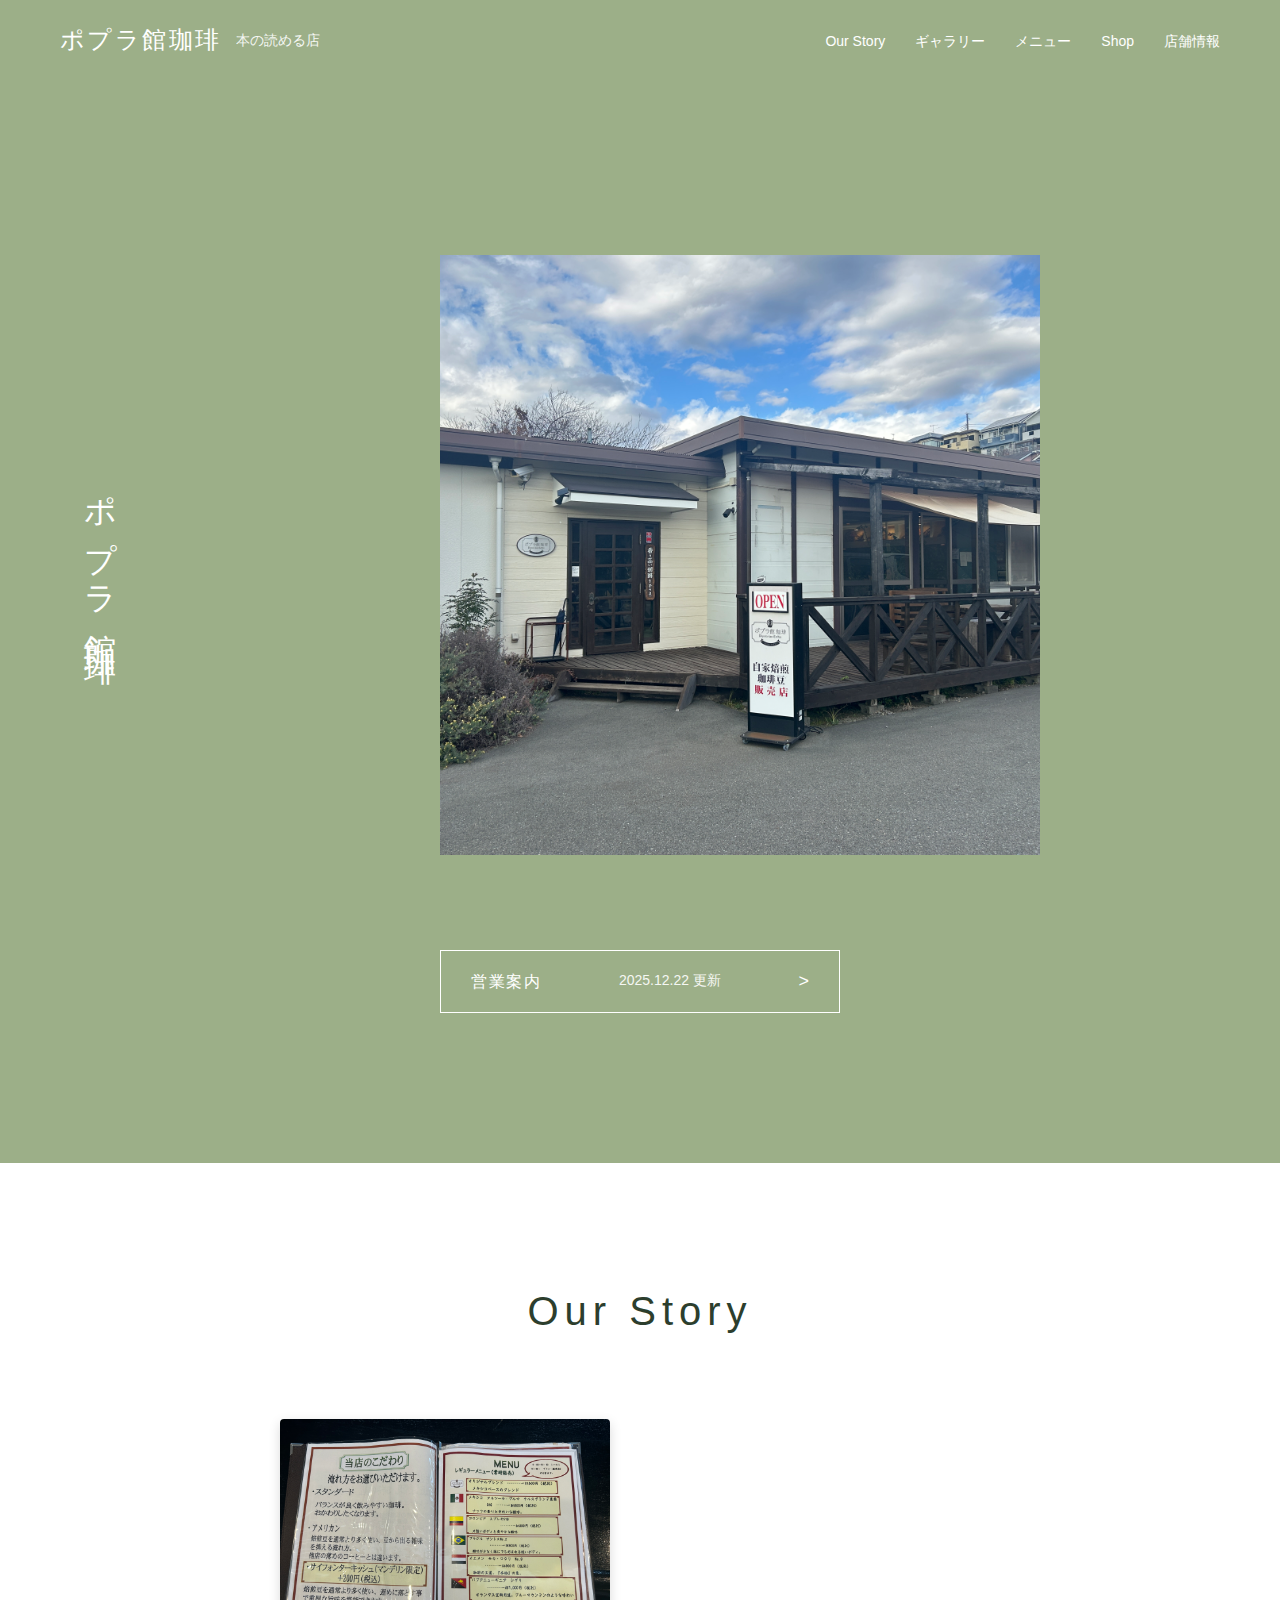
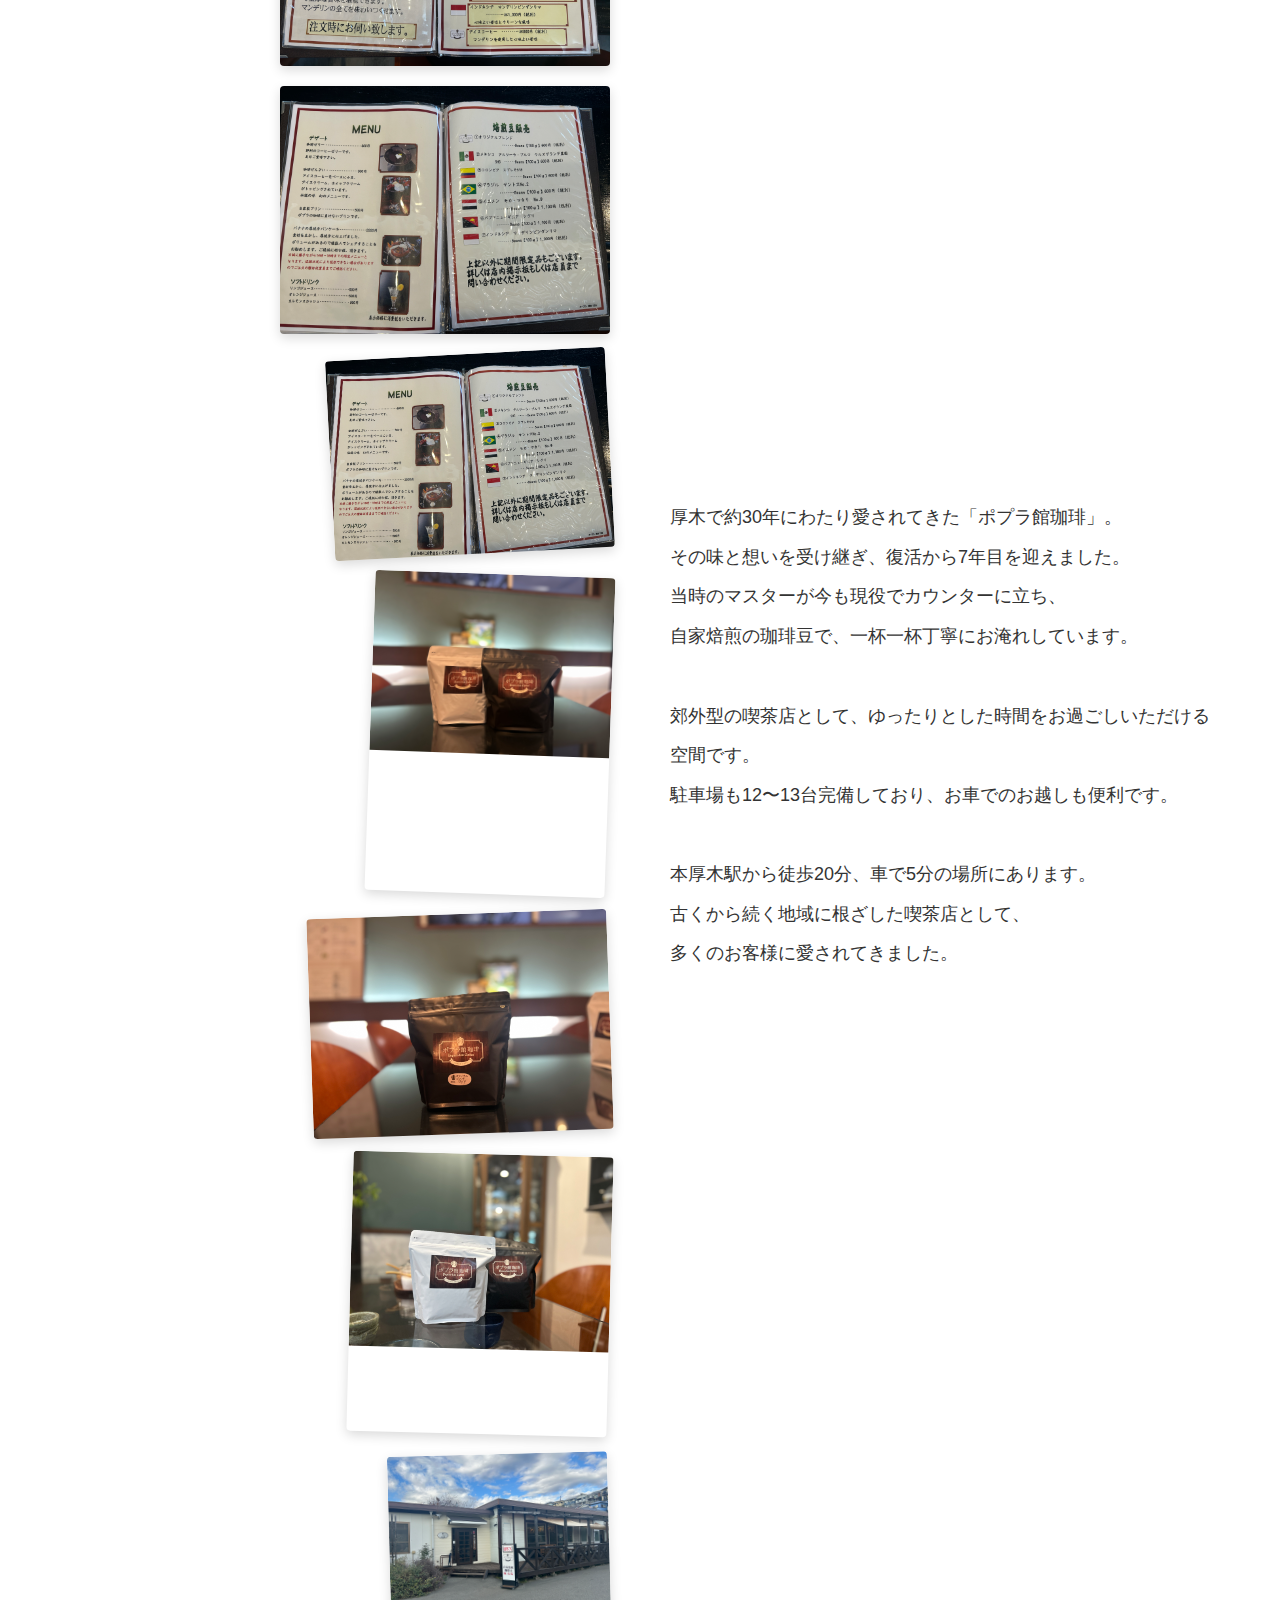
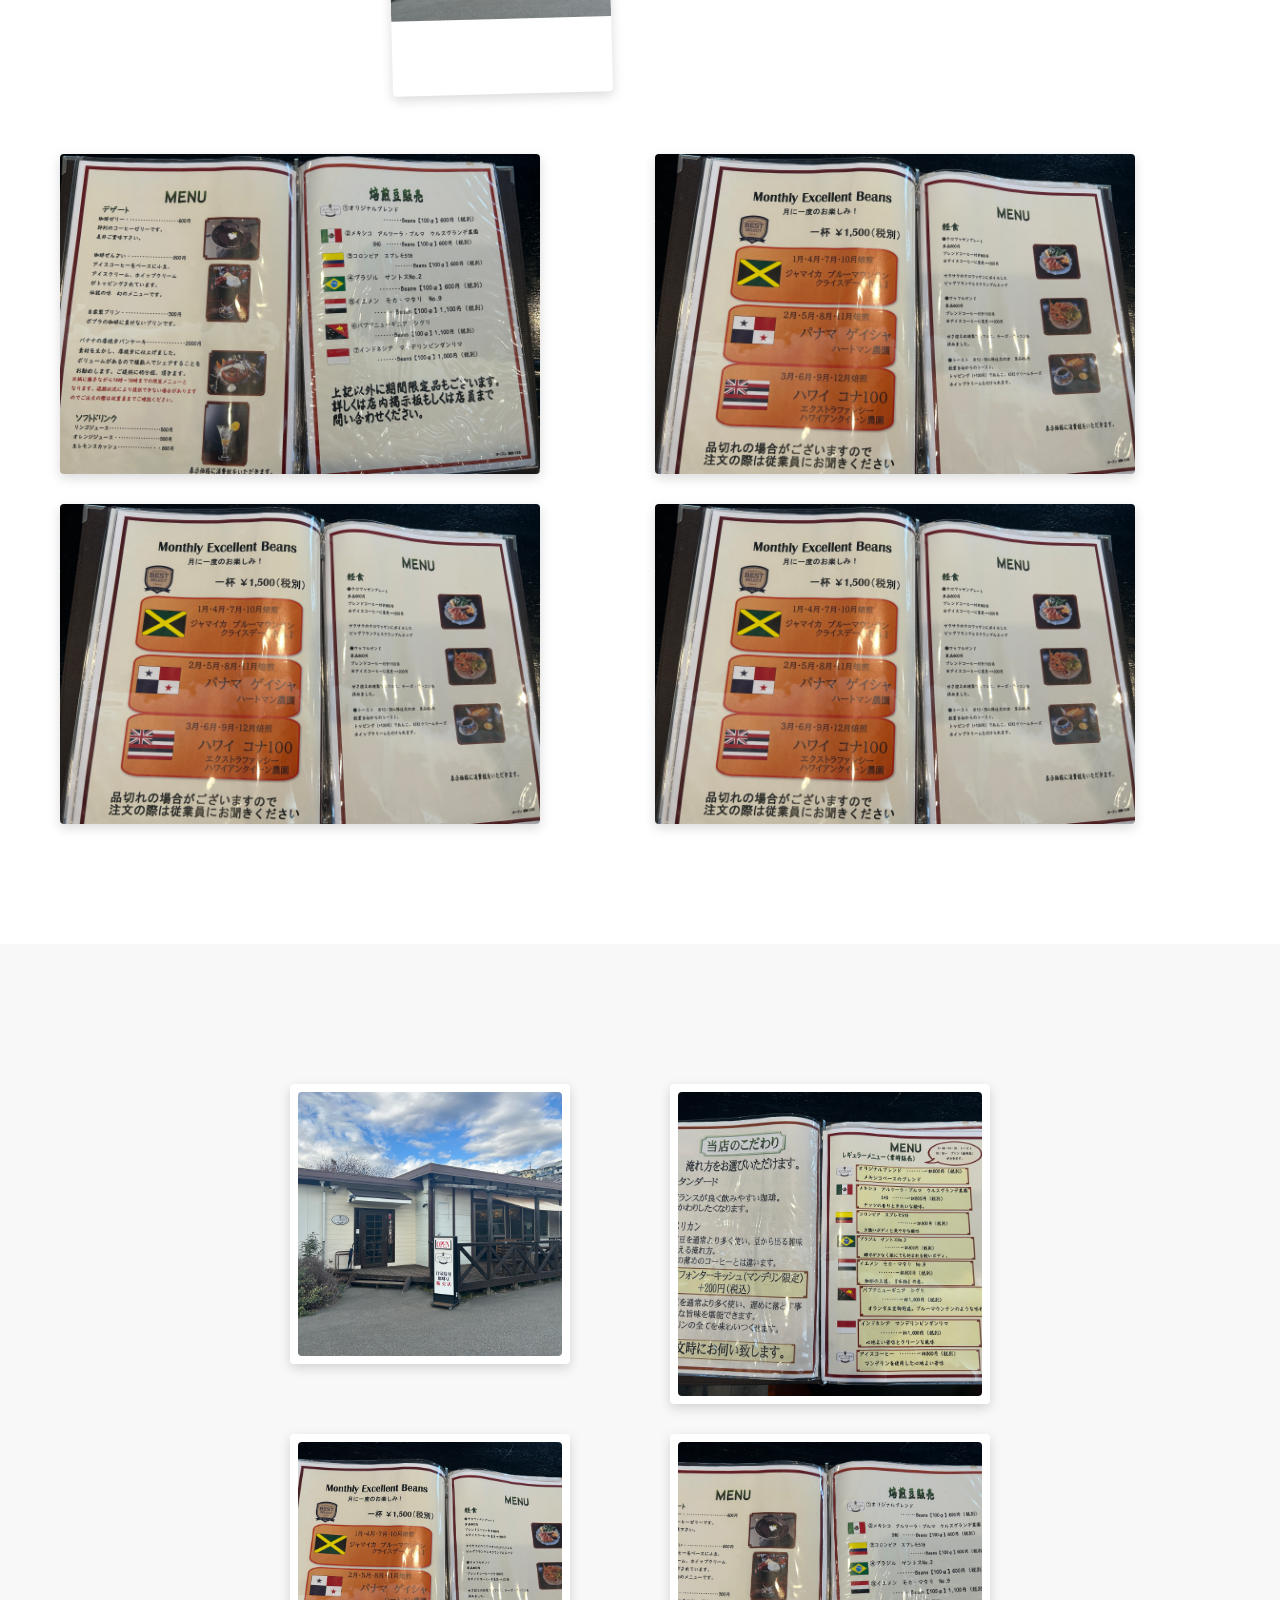
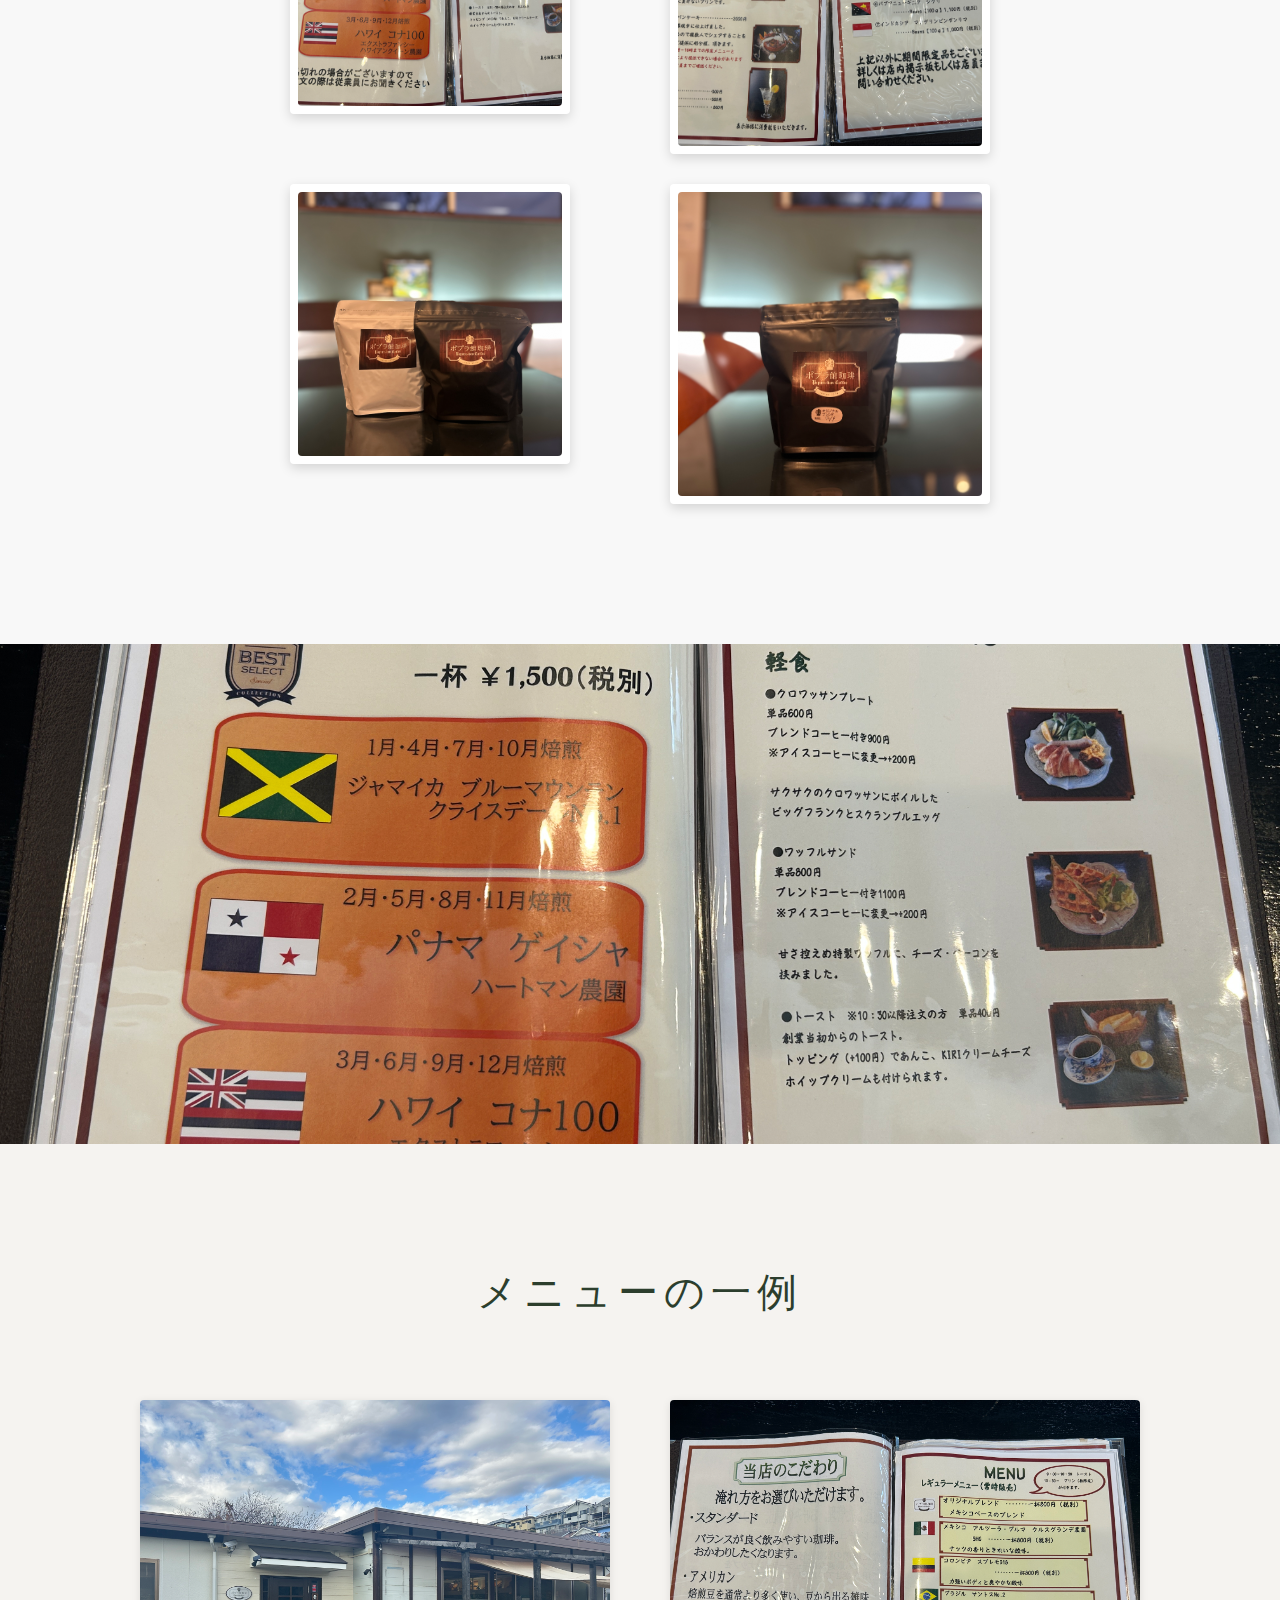
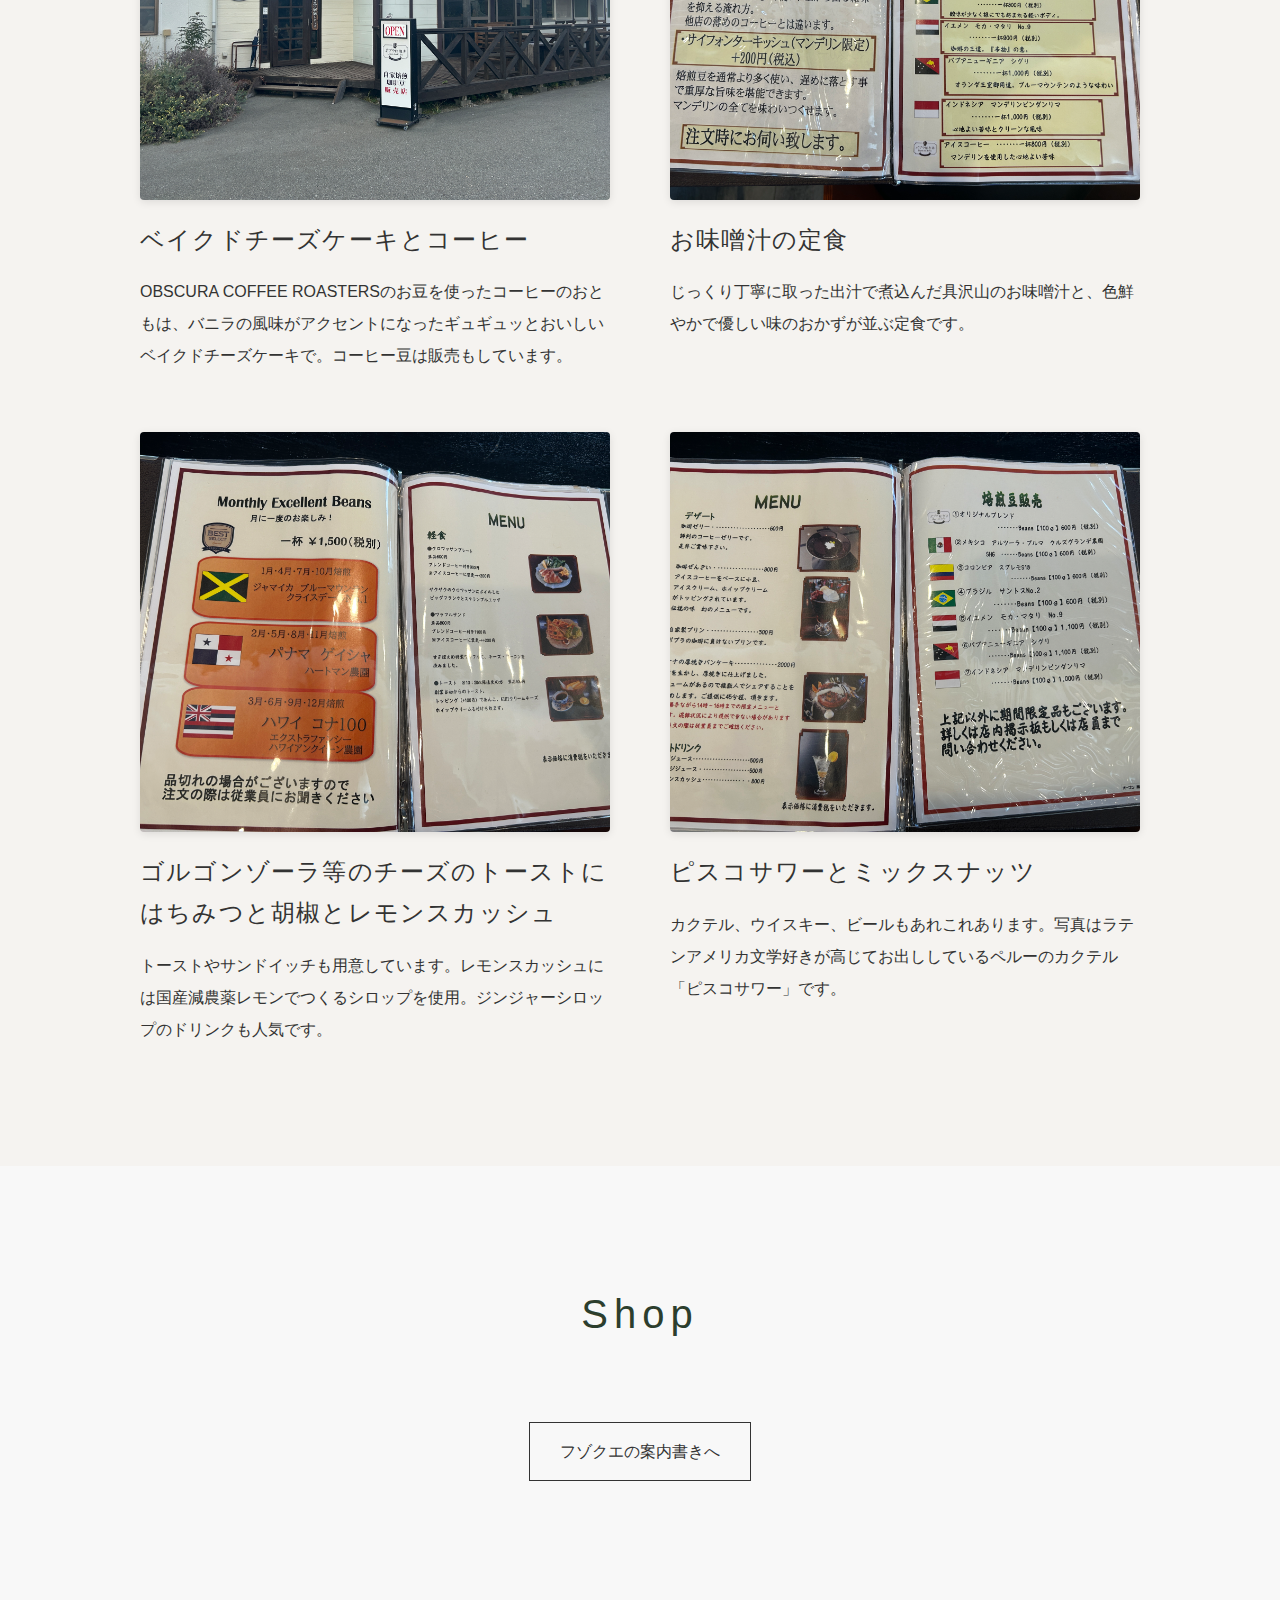
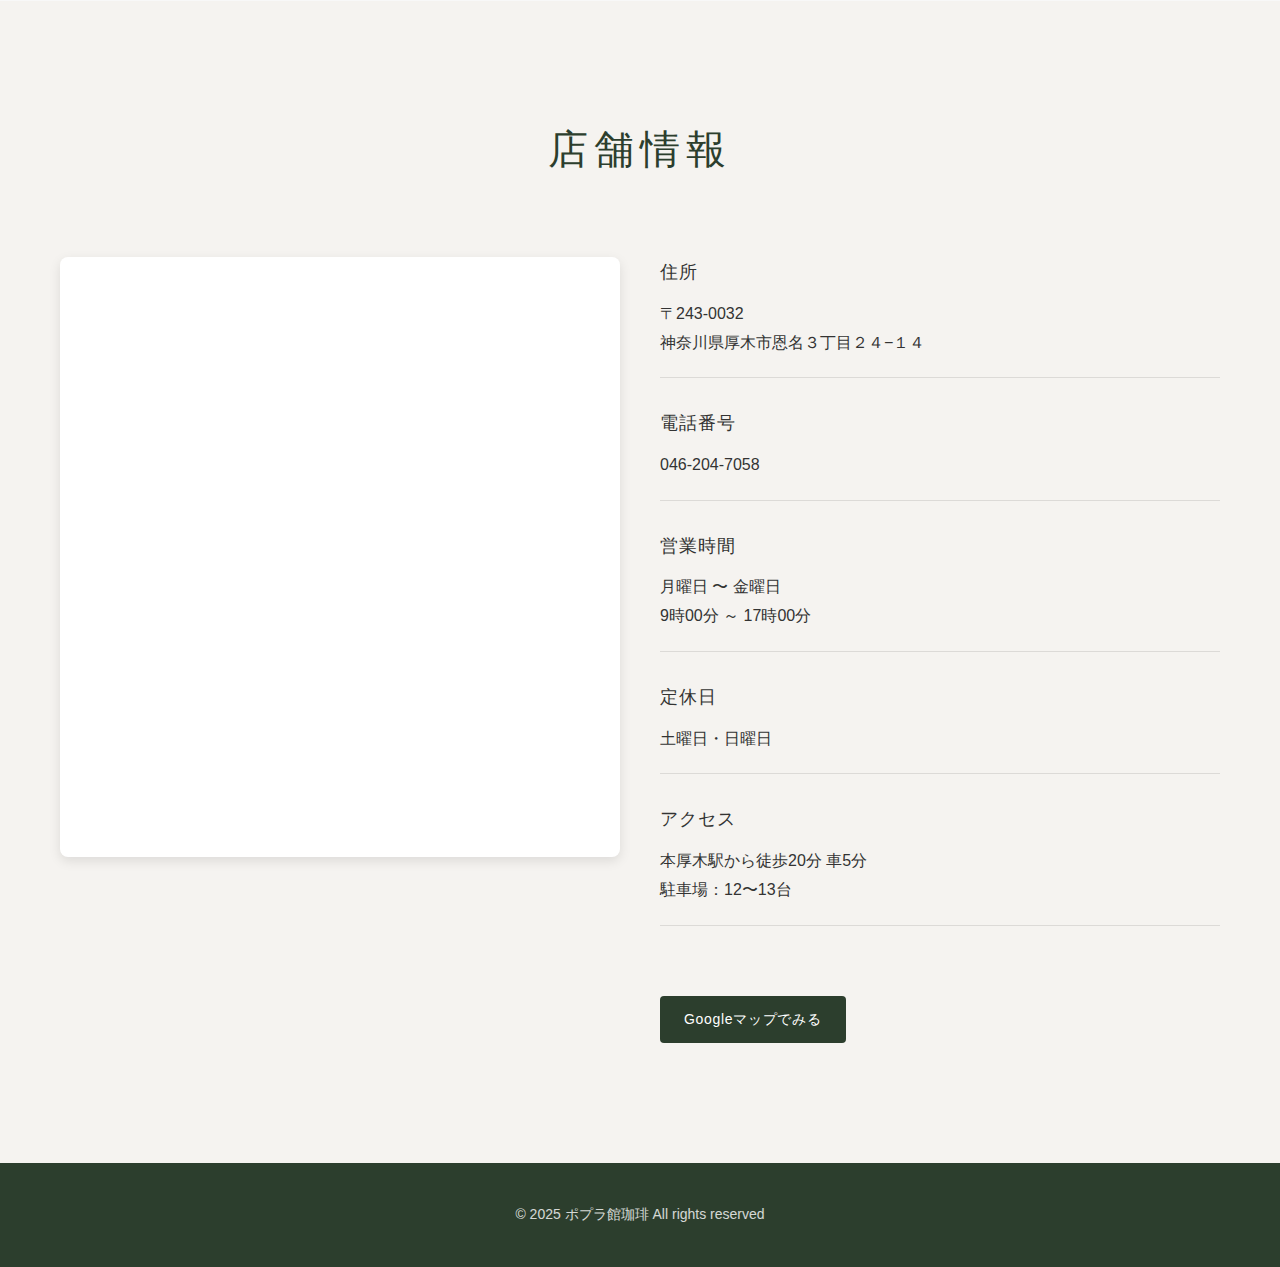
<file: index.html>
<!DOCTYPE html>
<html lang="ja">
<head>
    <meta charset="UTF-8">
    <meta name="viewport" content="width=device-width, initial-scale=1.0">
    <title>ポプラ館珈琲</title>
    <link rel="stylesheet" href="styles.css">
</head>
<body>
    <header class="header">
        <nav class="nav">
            <div class="nav-container">
                <div class="logo-group">
                    <h1 class="logo">ポプラ館珈琲</h1>
                    <span class="logo-subtitle">本の読める店</span>
                </div>
                <button class="menu-toggle" id="menuToggle" aria-label="メニュー">
                    <span></span>
                    <span></span>
                    <span></span>
                </button>
                <ul class="nav-menu" id="navMenu">
                    <li><a href="#story">Our Story</a></li>
                    <li><a href="#gallery">ギャラリー</a></li>
                    <li><a href="#menu">メニュー</a></li>
                    <li><a href="#shop">Shop</a></li>
                    <li><a href="#info">店舗情報</a></li>
                </ul>
            </div>
        </nav>
    </header>

    <main>
        <!-- Hero Section -->
        <section class="hero">
            <div class="hero-container">
                <div class="hero-side-text">
                    <h2 class="hero-title-vertical">ポプラ館珈琲</h2>
                </div>
                <div class="hero-images">
                    <div class="hero-image active" style="background-image: url('images/store-photo.JPG');"></div>
                    <div class="hero-image" style="background-image: url('images/menu1.JPG');"></div>
                    <div class="hero-image" style="background-image: url('images/menu2.JPG');"></div>
                </div>
            </div>
            <div class="hero-bottom">
                <a href="#info" class="hero-info-button">
                    <span class="info-text">営業案内</span>
                    <span class="info-date">2025.12.22 更新</span>
                    <span class="info-arrow">></span>
                </a>
            </div>
        </section>

        <!-- Our Story Section -->
        <section id="story" class="story-section">
            <div class="container">
                <h2 class="section-title">Our Story</h2>
                <div class="story-wrapper">
                    <div class="story-images" id="storyImages">
                        <div class="story-image-item">
                            <img src="images/menu1.JPG" alt="ポプラ館珈琲 1">
                        </div>
                        <div class="story-image-item">
                            <img src="images/menu2.JPG" alt="ポプラ館珈琲 2">
                        </div>
                    </div>
                    <div class="story-content">
                        <p class="story-text">
                            厚木で約30年にわたり愛されてきた「ポプラ館珈琲」。<br>
                            その味と想いを受け継ぎ、復活から7年目を迎えました。<br>
                            当時のマスターが今も現役でカウンターに立ち、<br>
                            自家焙煎の珈琲豆で、一杯一杯丁寧にお淹れしています。
                        </p>
                        <p class="story-text">
                            郊外型の喫茶店として、ゆったりとした時間をお過ごしいただける空間です。<br>
                            駐車場も12〜13台完備しており、お車でのお越しも便利です。
                        </p>
                        <p class="story-text">
                            本厚木駅から徒歩20分、車で5分の場所にあります。<br>
                            古くから続く地域に根ざした喫茶店として、<br>
                            多くのお客様に愛されてきました。
                        </p>
                    </div>
                </div>
                <div class="story-images-bottom">
                    <div class="story-image-item-bottom">
                        <img src="images/menu2.JPG" alt="ポプラ館珈琲 2">
                    </div>
                    <div class="story-image-item-bottom">
                        <img src="images/menu3.JPG" alt="ポプラ館珈琲 3">
                    </div>
                    <div class="story-image-item-bottom">
                        <img src="images/menu3.JPG" alt="ポプラ館珈琲 3">
                    </div>
                    <div class="story-image-item-bottom">
                        <img src="images/menu3.JPG" alt="ポプラ館珈琲 3">
                    </div>
                </div>
                </div>
            </div>
        </section>

        <!-- Photo Gallery Section -->
        <section id="gallery" class="gallery-section">
            <div class="container">
                <div class="gallery-grid" id="galleryGrid">
                    <!-- 写真はJavaScriptで動的に生成 -->
                </div>
            </div>
        </section>

        <!-- Full Width Image Section -->
        <section class="full-width-image-section">
            <div class="full-width-image" style="background-image: url('images/menu3.JPG');">
                <!-- 画像は背景として表示 -->
            </div>
        </section>

        <!-- Menu Section -->
        <section id="menu" class="menu-section">
            <div class="container">
                <h2 class="section-title">メニューの一例</h2>
                <div class="menu-grid" id="menuGrid">
                    <!-- メニューアイテムはJavaScriptで動的に生成 -->
                </div>
            </div>
        </section>

        <!-- Shop Section -->
        <section id="shop" class="shop-section">
            <div class="container">
                <h2 class="section-title">Shop</h2>
                <div class="shop-content">
                    <!-- <p class="shop-text">厚木で約30年にわたり愛されてきた「ポプラ館珈琲」。
                        その味と想いを受け継ぎ、復活から7年目を迎えました。
                        当時のマスターが今も現役でカウンターに立ち、自家焙煎の珈琲豆で、一杯一杯丁寧にお淹れしています。</p> -->
                    <a href="#" class="shop-link">フゾクエの案内書きへ</a>
                </div>
            </div>
        </section>

        <!-- Store Info Section -->
        <section id="info" class="info-section">
            <div class="container">
                <h2 class="section-title">店舗情報</h2>
                
                <div class="info-wrapper">
                    <div class="map-container">
                    <iframe 
                        src="https://www.google.com/maps/embed?pb=!1m18!1m12!1m3!1d3247.123456789!2d139.3456789!3d35.4567890!2m3!1f0!2f0!3f0!3m2!1i1024!2i768!4f13.1!3m3!1m2!1s0x0%3A0x0!2zMzXCsDI3JzI0LjQiTiAxMznCsDIwJzQ0LjQiRQ!5e0!3m2!1sja!2sjp!4v1234567890123!5m2!1sja!2sjp" 
                        width="100%" 
                        height="100%" 
                        style="border:0;" 
                        allowfullscreen="" 
                        loading="lazy" 
                        referrerpolicy="no-referrer-when-downgrade">
                    </iframe>
                    </div>

                    <div class="info-content">
                        <div class="info-item">
                            <h3>住所</h3>
                            <p>〒243-0032<br>神奈川県厚木市恩名３丁目２４−１４</p>
                        </div>

                        <div class="info-item">
                            <h3>電話番号</h3>
                            <p>046-204-7058</p>
                        </div>

                        <div class="info-item">
                            <h3>営業時間</h3>
                            <p>月曜日 〜 金曜日<br>9時00分 ～ 17時00分</p>
                        </div>

                        <div class="info-item">
                            <h3>定休日</h3>
                            <p>土曜日・日曜日</p>
                        </div>

                        <div class="info-item">
                            <h3>アクセス</h3>
                            <p>
                                本厚木駅から徒歩20分 車5分<br>
                                駐車場：12〜13台
                            </p>
                        </div>

                        <div class="info-actions">
                            <a href="https://www.google.com/maps/search/?api=1&query=神奈川県厚木市恩名３丁目２４−１４" target="_blank" class="info-button">
                                Googleマップでみる
                            </a>
                        </div>
                    </div>
                </div>
            </div>
        </section>
    </main>

    <footer class="footer">
        <div class="container">
            <p>&copy; 2025 ポプラ館珈琲 All rights reserved</p>
        </div>
    </footer>

    <script src="script.js"></script>
</body>
</html>
</file>
<file: styles.css>
* {
    margin: 0;
    padding: 0;
    box-sizing: border-box;
}

:root {
    --primary-color: #2c3e2d;
    --secondary-color: #8b6f47;
    --text-color: #333;
    --bg-color: #fafafa;
    --white: #ffffff;
    --light-gray: #f8f8f8;
    --border-color: #e0e0e0;
    --poplar-green: #4a6b4d;
    --sage-green: #9caf88;
}

body {
    font-family: -apple-system, BlinkMacSystemFont, "Segoe UI", "Hiragino Kaku Gothic ProN", "Hiragino Sans", Meiryo, sans-serif;
    color: var(--text-color);
    background-color: var(--bg-color);
    line-height: 1.7;
}

.container {
    max-width: 1200px;
    margin: 0 auto;
    padding: 0 20px;
}

/* Header */
.header {
    position: fixed;
    top: 0;
    left: 0;
    right: 0;
    background-color: var(--sage-green);
    z-index: 1000;
}

.nav-container {
    max-width: 1200px;
    margin: 0 auto;
    padding: 20px;
    display: flex;
    justify-content: space-between;
    align-items: center;
}

.logo-group {
    display: flex;
    align-items: center;
    gap: 15px;
}

.logo {
    font-size: 24px;
    font-weight: 400;
    color: var(--white);
    letter-spacing: 0.1em;
    margin: 0;
}

.logo-subtitle {
    font-size: 14px;
    font-weight: 300;
    color: var(--white);
    opacity: 0.9;
}

.nav-menu {
    display: flex;
    list-style: none;
    gap: 30px;
}

.nav-menu a {
    text-decoration: none;
    color: var(--white);
    font-size: 14px;
    transition: opacity 0.3s;
}

.nav-menu a:hover {
    opacity: 0.8;
}

/* Mobile Menu Toggle */
.menu-toggle {
    display: none;
    flex-direction: column;
    gap: 5px;
    background: none;
    border: none;
    cursor: pointer;
    padding: 5px;
}

.menu-toggle span {
    display: block;
    width: 25px;
    height: 2px;
    background-color: var(--white);
    transition: all 0.3s;
}

.menu-toggle.active span:nth-child(1) {
    transform: rotate(45deg) translate(7px, 7px);
}

.menu-toggle.active span:nth-child(2) {
    opacity: 0;
}

.menu-toggle.active span:nth-child(3) {
    transform: rotate(-45deg) translate(7px, -7px);
}

/* Hero Section */
.hero {
    position: relative;
    width: 100%;
    min-height: 100vh;
    display: flex;
    flex-direction: column;
    margin-top: 70px;
    background-color: var(--sage-green);
}

.hero-container {
    display: flex;
    flex: 1;
    min-height: calc(100vh - 70px - 100px);
}

.hero-side-text {
    background-color: var(--sage-green);
    padding: 60px 40px;
    display: flex;
    align-items: center;
    justify-content: center;
    min-width: 200px;
    writing-mode: vertical-rl;
    text-orientation: upright;
}

.hero-title-vertical {
    font-size: 32px;
    font-weight: 300;
    letter-spacing: 0.3em;
    color: var(--white);
    margin: 0;
    line-height: 1.8;
}

.hero-images {
    position: relative;
    flex: 1;
    min-height: 100%;
    background-color: var(--sage-green);
    display: flex;
    align-items: center;
    justify-content: center;
    padding: 40px;
}

.hero-image {
    position: absolute;
    width: 600px;
    height: 600px;
    max-width: 90%;
    max-height: 90%;
    background-size: cover;
    background-position: center;
    opacity: 0;
    transition: opacity 2s ease-in-out;
    border-radius: 0;
}

.hero-image.active {
    opacity: 1;
}

.hero-bottom {
    background-color: var(--sage-green);
    padding: 30px 40px;
    display: flex;
    justify-content: center;
    align-items: center;
    min-height: 100px;
}

.hero-info-button {
    display: flex;
    align-items: center;
    justify-content: space-between;
    padding: 15px 30px;
    border: 1px solid var(--white);
    color: var(--white);
    text-decoration: none;
    transition: all 0.3s ease;
    min-width: 400px;
    background-color: transparent;
}

.hero-info-button:hover {
    background-color: rgba(255, 255, 255, 0.1);
    transform: translateY(-2px);
}

.info-text {
    font-size: 16px;
    font-weight: 300;
    letter-spacing: 0.1em;
}

.info-date {
    font-size: 14px;
    font-weight: 300;
    opacity: 0.9;
}

.info-arrow {
    font-size: 18px;
    font-weight: 300;
}

/* Section Styles */
section {
    padding: 120px 0;
}

.section-title {
    font-size: 40px;
    font-weight: 300;
    text-align: center;
    margin-bottom: 80px;
    letter-spacing: 0.15em;
    color: var(--primary-color);
    line-height: 1.4;
}

.section-subtitle {
    text-align: center;
    margin-bottom: 40px;
    color: #666;
    font-size: 16px;
}

/* Story Section */
.story-section {
    background-color: var(--white);
}

.story-wrapper {
    display: grid;
    grid-template-columns: 1fr 1fr;
    gap: 60px;
    align-items: center;
    max-width: 1200px;
    margin: 0 auto;
}

.story-content {
    text-align: left;
}

.story-text {
    font-size: 18px;
    line-height: 2.2;
    margin-bottom: 40px;
    color: var(--text-color);
    font-weight: 300;
}

.story-images {
    display: flex;
    flex-direction: column;
    align-items: flex-end;
    justify-content: center;
    gap: 20px;
    width: 60%;
    margin-left: auto;
}

.story-image-item {
    border-radius: 4px;
    overflow: hidden;
    box-shadow: 0 4px 12px rgba(0, 0, 0, 0.15);
    transition: transform 0.3s ease;
    max-width: 480px;
    max-height: 320px;
}

.story-image-item:hover {
    transform: scale(1.02);
}

.story-image-item img {
    width: 100%;
    height: auto;
    max-width: 480px;
    max-height: 320px;
    object-fit: cover;
    display: block;
}

.story-images-bottom {
    display: grid;
    grid-template-columns: repeat(2, 1fr);
    gap: 30px;
    margin-top: 60px;
    max-width: 1200px;
    margin-left: auto;
    margin-right: auto;
}

.story-image-item-bottom {
    border-radius: 4px;
    overflow: hidden;
    box-shadow: 0 4px 12px rgba(0, 0, 0, 0.15);
    transition: transform 0.3s ease;
    max-width: 480px;
    max-height: 320px;
}

.story-image-item-bottom:hover {
    transform: scale(1.02);
}

.story-image-item-bottom img {
    width: 100%;
    height: auto;
    max-width: 480px;
    max-height: 320px;
    object-fit: cover;
    display: block;
}

/* Gallery Section */
.gallery-section {
    background-color: var(--light-gray);
}

.gallery-grid {
    display: grid;
    grid-template-columns: repeat(2, 1fr);
    gap: 30px;
    margin-top: 0;
    padding: 20px 0;
    max-width: 700px;
    margin-left: auto;
    margin-right: auto;
}

.gallery-item {
    position: relative;
    overflow: visible;
    border-radius: 4px;
    box-shadow: 0 4px 12px rgba(0, 0, 0, 0.15);
    transition: transform 0.4s ease, box-shadow 0.4s ease, z-index 0.3s ease;
    aspect-ratio: 1 / 1;
    background-color: var(--white);
    padding: 8px;
}

.gallery-item.left-column {
    max-width: 280px;
    margin-right: auto;
    margin-left: 0;
}

.gallery-item.right-column {
    max-width: 320px;
    margin-left: auto;
    margin-right: 0;
}

.gallery-item:hover {
    transform: translateY(-10px);
    box-shadow: 0 8px 20px rgba(0, 0, 0, 0.2);
    z-index: 10;
}

.gallery-item img {
    width: 100%;
    height: 100%;
    object-fit: cover;
    display: block;
    border-radius: 4px;
}

/* Full Width Image Section */
.full-width-image-section {
    width: 100%;
    padding: 0;
    margin: 0;
}

.full-width-image {
    width: 100%;
    height: 500px;
    background-size: cover;
    background-position: center;
    background-repeat: no-repeat;
}

/* Menu Section */
.menu-section {
    background-color: #f5f3f0;
}

.menu-grid {
    display: grid;
    grid-template-columns: repeat(2, 1fr);
    gap: 60px;
    margin-top: 40px;
    max-width: 1000px;
    margin-left: auto;
    margin-right: auto;
}

.menu-item {
    background-color: transparent;
    border-radius: 0;
    overflow: visible;
    box-shadow: none;
    transition: transform 0.3s ease;
    display: flex;
    flex-direction: column;
}

.menu-item:hover {
    transform: translateY(-5px);
}

.menu-item-image {
    width: 100%;
    height: 400px;
    object-fit: cover;
    border-radius: 4px;
    margin-bottom: 20px;
    box-shadow: 0 2px 8px rgba(0, 0, 0, 0.1);
}

.menu-item-content {
    padding: 0;
    text-align: left;
}

.menu-item-title {
    font-size: 24px;
    font-weight: 400;
    margin-bottom: 16px;
    color: var(--text-color);
    letter-spacing: 0.05em;
}

.menu-item-description {
    font-size: 16px;
    color: var(--text-color);
    line-height: 2;
    font-weight: 300;
}

.menu-item-price {
    font-size: 18px;
    font-weight: 400;
    color: var(--text-color);
    margin-top: 12px;
}

/* Shop Section */
.shop-section {
    background-color: var(--light-gray);
}

.shop-content {
    max-width: 800px;
    margin: 0 auto;
    text-align: center;
    display: flex;
    flex-direction: column;
    gap: 30px;
}

.shop-text {
    font-size: 16px;
    line-height: 2;
    color: var(--text-color);
    font-weight: 300;
    margin: 0;
}

.shop-link {
    display: inline-block;
    padding: 15px 30px;
    background-color: var(--light-gray);
    border: 1px solid var(--text-color);
    color: var(--text-color);
    text-decoration: none;
    text-align: center;
    font-size: 16px;
    font-weight: 300;
    transition: background-color 0.3s ease;
    border-radius: 0;
    margin: 0 auto;
}

.shop-link:hover {
    background-color: rgba(0, 0, 0, 0.05);
}

/* Info Section */
.info-section {
    background-color: #f5f3f0;
}

.info-wrapper {
    display: grid;
    grid-template-columns: 1fr 1fr;
    gap: 40px;
    margin-top: 40px;
    max-width: 1200px;
    margin-left: auto;
    margin-right: auto;
}

.map-container {
    border-radius: 8px;
    overflow: hidden;
    box-shadow: 0 4px 12px rgba(0, 0, 0, 0.1);
    height: 600px;
    background-color: var(--white);
}

.map-container iframe {
    display: block;
    width: 100%;
    height: 100%;
}

.info-content {
    display: flex;
    flex-direction: column;
    gap: 30px;
}

.info-item {
    background-color: transparent;
    padding: 0;
    border-radius: 0;
    box-shadow: none;
    border-bottom: 1px solid rgba(0, 0, 0, 0.1);
    padding-bottom: 20px;
}

.info-item:last-of-type {
    border-bottom: none;
    padding-bottom: 0;
}

.info-item h3 {
    font-size: 18px;
    font-weight: 400;
    margin-bottom: 12px;
    color: var(--text-color);
    border-bottom: none;
    padding-bottom: 0;
    letter-spacing: 0.05em;
}

.info-item p {
    font-size: 16px;
    line-height: 1.8;
    color: var(--text-color);
    font-weight: 300;
}

.info-actions {
    margin-top: 20px;
    padding-top: 20px;
}

.info-button {
    display: inline-block;
    padding: 12px 24px;
    background-color: var(--primary-color);
    color: var(--white);
    text-decoration: none;
    border-radius: 4px;
    font-size: 14px;
    transition: background-color 0.3s ease, transform 0.2s ease;
    letter-spacing: 0.05em;
}

.info-button:hover {
    background-color: var(--poplar-green);
    transform: translateY(-2px);
}

/* Footer */
.footer {
    background-color: var(--primary-color);
    color: var(--white);
    padding: 40px 0;
    text-align: center;
}

.footer p {
    font-size: 14px;
    opacity: 0.8;
}

/* Responsive Design */
@media (max-width: 768px) {
    .nav-container {
        padding: 15px 20px;
    }

    .logo {
        font-size: 20px;
    }

    .logo-subtitle {
        font-size: 12px;
    }

    .menu-toggle {
        display: flex;
    }

    .nav-menu {
        position: fixed;
        top: 70px;
        left: 0;
        right: 0;
        background-color: var(--sage-green);
        flex-direction: column;
        padding: 20px;
        gap: 20px;
        transform: translateX(-100%);
        transition: transform 0.3s ease;
        box-shadow: 0 4px 6px rgba(0, 0, 0, 0.1);
    }

    .nav-menu.active {
        transform: translateX(0);
    }

    .nav-menu li {
        width: 100%;
    }

    .nav-menu a {
        display: block;
        padding: 10px 0;
        font-size: 16px;
    }

    .hero {
        margin-top: 70px;
    }

    .hero-container {
        flex-direction: column;
        min-height: auto;
    }

    .hero-side-text {
        min-width: 100%;
        padding: 40px 20px;
        writing-mode: vertical-rl;
        text-orientation: upright;
        order: 2;
    }

    .hero-title-vertical {
        font-size: 28px;
        letter-spacing: 0.3em;
    }

    .hero-images {
        min-height: 50vh;
        order: 1;
        padding: 20px;
    }

    .hero-image {
        width: 90vw;
        height: 90vw;
        max-width: 400px;
        max-height: 400px;
    }

    .hero-bottom {
        padding: 20px;
        order: 3;
    }

    .hero-info-button {
        min-width: auto;
        width: 100%;
        max-width: 100%;
        padding: 15px 20px;
        flex-direction: row;
        align-items: center;
        justify-content: space-between;
        gap: 8px;
        border-top: 1px solid var(--white);
        border-bottom: 1px solid var(--white);
        border-left: none;
        border-right: none;
        border-radius: 0;
        position: relative;
    }

    .info-text {
        font-size: 16px;
    }

    .info-date {
        font-size: 14px;
    }

    .info-arrow {
        position: absolute;
        right: 20px;
        top: 50%;
        transform: translateY(-50%);
    }

    .section-title {
        font-size: 28px;
    }

    .menu-grid,
    .shop-grid {
        grid-template-columns: 1fr;
    }

    .info-content {
        grid-template-columns: 1fr;
    }

    section {
        padding: 60px 0;
    }

    .story-wrapper {
        grid-template-columns: 1fr;
        gap: 40px;
    }

    .story-content {
        text-align: left;
    }

    .story-images {
        grid-template-columns: 1fr;
        gap: 20px;
        margin-bottom: 40px;
    }

    .story-images-bottom {
        grid-template-columns: 1fr;
        gap: 20px;
        margin-top: 40px;
    }

    .gallery-grid {
        grid-template-columns: repeat(2, 1fr);
        gap: 20px;
    }

    .gallery-item {
        padding: 5px;
    }

    .gallery-item:hover {
        transform: translateY(-5px) rotate(0deg) !important;
    }

    .full-width-image {
        height: 300px;
    }

    .menu-grid {
        grid-template-columns: 1fr;
        gap: 40px;
    }

    .menu-item-image {
        height: 300px;
    }

    .info-wrapper {
        grid-template-columns: 1fr;
        gap: 30px;
    }

    .map-container {
        height: 400px;
    }
}

/* Smooth Scroll */
html {
    scroll-behavior: smooth;
}
</file>
